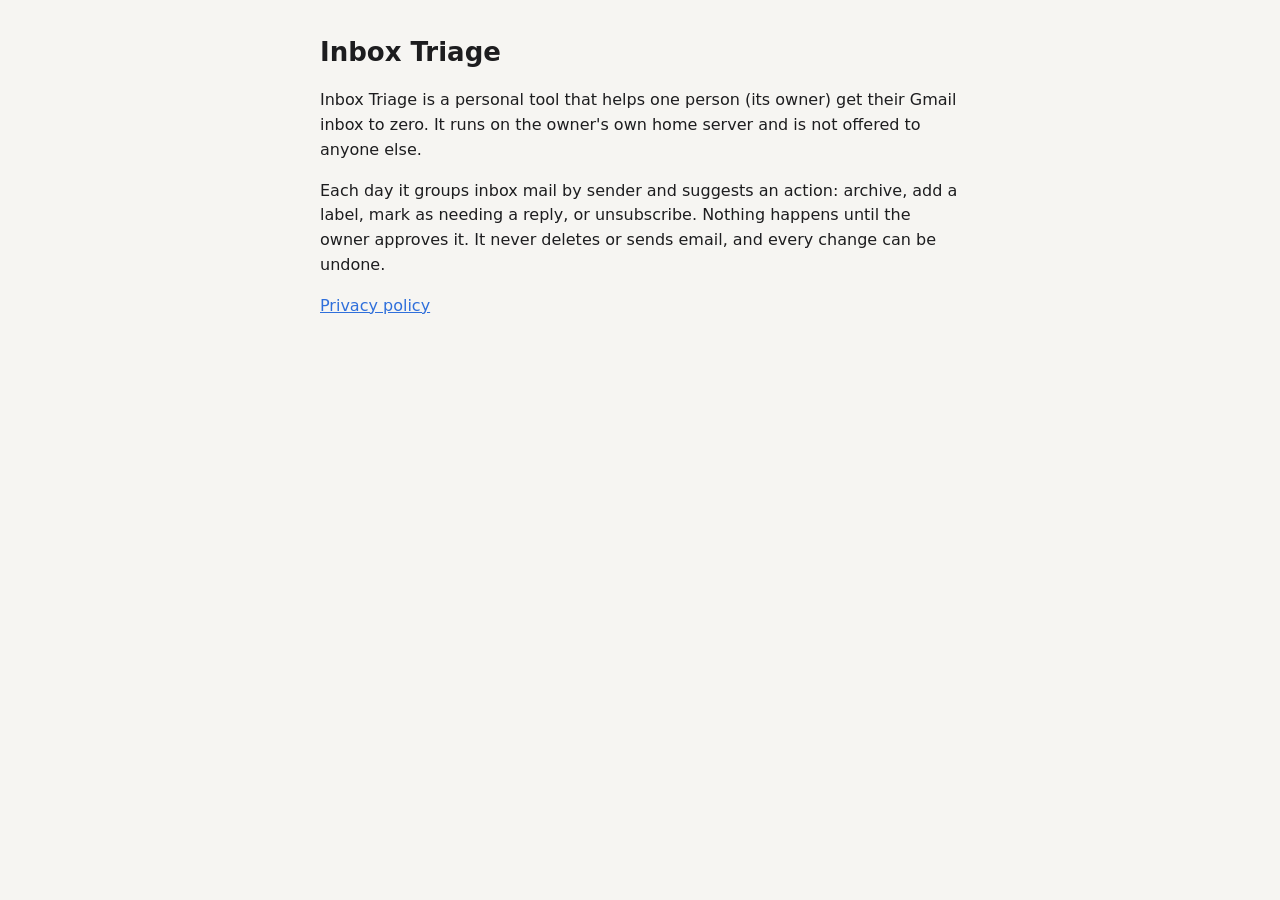
<file: index.html>
<!doctype html><html lang="en"><head><meta charset="utf-8"><meta name="viewport" content="width=device-width,initial-scale=1">
<title>Inbox Triage</title><link rel="stylesheet" href="style.css"></head><body><main>
<h1>Inbox Triage</h1>
<p>Inbox Triage is a personal tool that helps one person (its owner) get their Gmail inbox to zero.
It runs on the owner's own home server and is not offered to anyone else.</p>
<p>Each day it groups inbox mail by sender and suggests an action: archive, add a label, mark as needing a reply,
or unsubscribe. Nothing happens until the owner approves it. It never deletes or sends email, and every change can be undone.</p>
<p><a href="privacy.html">Privacy policy</a></p>
</main></body></html>
</file>
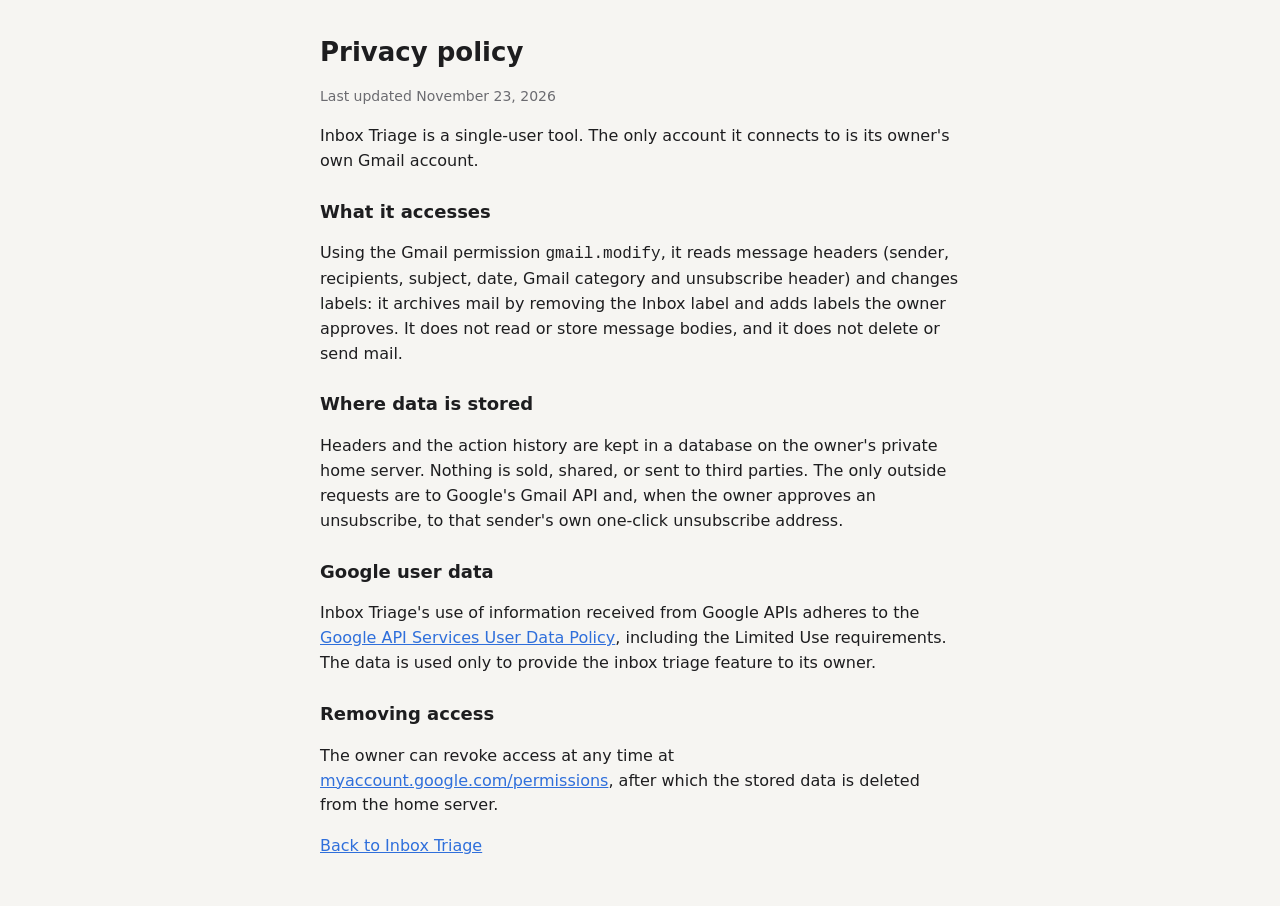
<file: privacy.html>
<!doctype html><html lang="en"><head><meta charset="utf-8"><meta name="viewport" content="width=device-width,initial-scale=1">
<title>Inbox Triage privacy</title><link rel="stylesheet" href="style.css"></head><body><main>
<h1>Privacy policy</h1>
<p class="mute">Last updated November 23, 2026</p>
<p>Inbox Triage is a single-user tool. The only account it connects to is its owner's own Gmail account.</p>
<h2>What it accesses</h2>
<p>Using the Gmail permission <code>gmail.modify</code>, it reads message headers
(sender, recipients, subject, date, Gmail category and unsubscribe header) and changes labels: it archives mail by removing the
Inbox label and adds labels the owner approves. It does not read or store message bodies, and it does not delete or send mail.</p>
<h2>Where data is stored</h2>
<p>Headers and the action history are kept in a database on the owner's private home server. Nothing is sold, shared,
or sent to third parties. The only outside requests are to Google's Gmail API and, when the owner approves an unsubscribe,
to that sender's own one-click unsubscribe address.</p>
<h2>Google user data</h2>
<p>Inbox Triage's use of information received from Google APIs adheres to the
<a href="https://developers.google.com/terms/api-services-user-data-policy">Google API Services User Data Policy</a>,
including the Limited Use requirements. The data is used only to provide the inbox triage feature to its owner.</p>
<h2>Removing access</h2>
<p>The owner can revoke access at any time at <a href="https://myaccount.google.com/permissions">myaccount.google.com/permissions</a>,
after which the stored data is deleted from the home server.</p>
<p><a href="index.html">Back to Inbox Triage</a></p>
</main></body></html>
</file>
<file: style.css>
:root{--bg:#f6f5f2;--ink:#1d1d1f;--mute:#6b6b70;--acc:#2f6fdb}
@media (prefers-color-scheme:dark){:root{--bg:#141416;--ink:#ececee;--mute:#9a9aa2;--acc:#6a9cff}}
body{margin:0;background:var(--bg);color:var(--ink);font:16px/1.55 system-ui,sans-serif}
main{max-width:640px;margin:0 auto;padding:32px 16px}h1{font-size:26px;margin:0 0 12px}h2{font-size:18px;margin:24px 0 6px}
p,li{color:var(--ink)}.mute{color:var(--mute);font-size:14px}a{color:var(--acc)}
</file>
